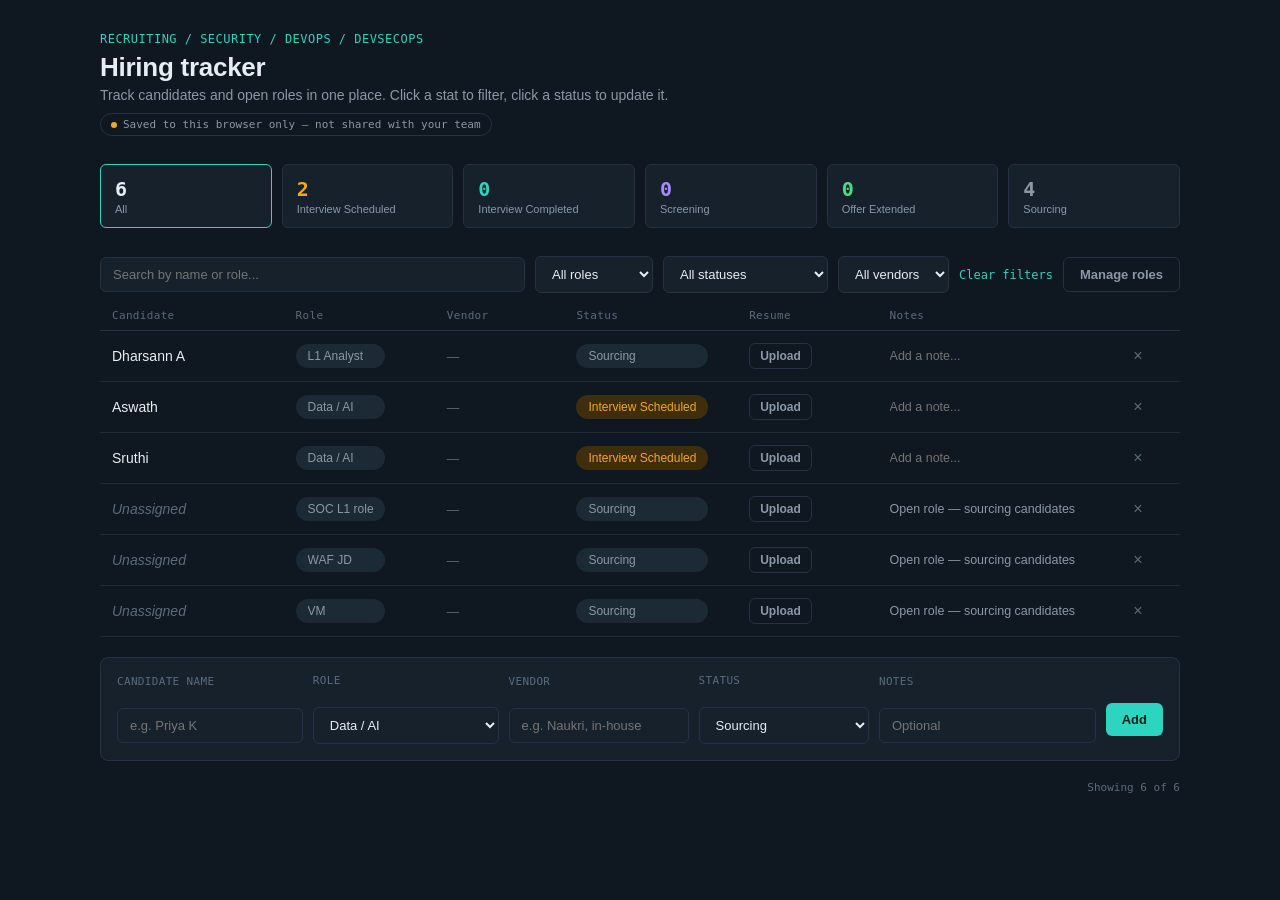
<file: hiring-tracker.html>
<!DOCTYPE html>
<html lang="en">
<head>
<meta charset="UTF-8">
<title>Hiring Tracker</title>
<style>
  :root {
    --bg: #0F1720;
    --panel: #16212C;
    --panel-2: #1C2A36;
    --border: #263241;
    --border-soft: #1E2B37;
    --text: #E6EDF3;
    --muted: #8B98A5;
    --dim: #5C6B7A;
    --cyan: #2DD4BF;
    --cyan-dim: #123B36;
    --amber: #F5A623;
    --amber-dim: #3F2E0C;
    --green: #4ADE80;
    --green-dim: #143622;
    --red: #F0645C;
    --red-dim: #3A1917;
    --violet: #A78BFA;
    --violet-dim: #2A2340;
    --mono: 'IBM Plex Mono', 'SF Mono', Consolas, monospace;
    --sans: 'IBM Plex Sans', -apple-system, 'Segoe UI', sans-serif;
  }
  * { box-sizing: border-box; }
  body {
    margin: 0;
    background: var(--bg);
    color: var(--text);
    font-family: var(--sans);
    padding: 32px 24px 64px;
  }
  .wrap { max-width: 1080px; margin: 0 auto; }

  header { margin-bottom: 28px; }
  .eyebrow {
    font-family: var(--mono);
    font-size: 12px;
    color: var(--cyan);
    letter-spacing: 0.04em;
    margin-bottom: 6px;
  }
  h1 {
    font-size: 26px;
    font-weight: 600;
    margin: 0 0 4px;
    letter-spacing: -0.01em;
  }
  .sub { color: var(--muted); font-size: 14px; margin: 0; }
  .storage-badge {
    display: inline-flex;
    align-items: center;
    gap: 6px;
    margin-top: 10px;
    font-family: var(--mono);
    font-size: 11px;
    padding: 4px 10px;
    border-radius: 20px;
    border: 1px solid var(--border);
    color: var(--muted);
  }
  .storage-badge .dot {
    width: 6px;
    height: 6px;
    border-radius: 50%;
    background: var(--dim);
  }
  .storage-badge.mode-s3 .dot { background: var(--green); }
  .storage-badge.mode-claude .dot { background: var(--cyan); }
  .storage-badge.mode-local .dot { background: var(--amber); }
  .storage-badge.mode-error .dot { background: var(--red); }

  .stats {
    display: grid;
    grid-template-columns: repeat(6, 1fr);
    gap: 10px;
    margin: 24px 0 28px;
  }
  .stat {
    background: var(--panel);
    border: 1px solid var(--border);
    border-radius: 6px;
    padding: 12px 14px;
    cursor: pointer;
    transition: border-color 0.15s;
  }
  .stat:hover { border-color: var(--border-soft); }
  .stat.active { border-color: var(--cyan); }
  .stat .n { font-family: var(--mono); font-size: 20px; font-weight: 600; }
  .stat .l { font-size: 11px; color: var(--muted); margin-top: 2px; }

  .toolbar {
    display: flex;
    gap: 10px;
    margin-bottom: 16px;
    flex-wrap: wrap;
    align-items: center;
  }
  input[type="text"], select {
    background: var(--panel);
    border: 1px solid var(--border);
    color: var(--text);
    border-radius: 6px;
    padding: 9px 12px;
    font-size: 13px;
    font-family: var(--sans);
    outline: none;
  }
  input[type="text"]:focus, select:focus { border-color: var(--cyan); }
  input[type="text"] { flex: 1; min-width: 180px; }
  select { cursor: pointer; }
  .btn {
    background: var(--cyan);
    color: #06201C;
    border: none;
    border-radius: 6px;
    padding: 9px 16px;
    font-size: 13px;
    font-weight: 600;
    cursor: pointer;
    font-family: var(--sans);
    white-space: nowrap;
  }
  .btn:hover { opacity: 0.88; }
  .btn.ghost {
    background: transparent;
    color: var(--muted);
    border: 1px solid var(--border);
  }
  .btn.ghost:hover { color: var(--text); border-color: var(--border-soft); }

  .clear-filters {
    font-size: 12px;
    color: var(--cyan);
    cursor: pointer;
    text-decoration: none;
    font-family: var(--mono);
  }

  .roles-panel {
    background: var(--panel);
    border: 1px solid var(--border);
    border-radius: 8px;
    padding: 14px 16px;
    margin-bottom: 16px;
  }
  .roles-panel-title {
    font-family: var(--mono);
    font-size: 11px;
    color: var(--dim);
    letter-spacing: 0.03em;
    margin-bottom: 10px;
  }
  .role-row {
    display: flex;
    align-items: center;
    gap: 10px;
    padding: 6px 0;
    border-bottom: 1px solid var(--border-soft);
  }
  .role-row:last-child { border-bottom: none; }
  .role-row input[type="text"] { flex: 1; }
  .role-row .role-count {
    font-family: var(--mono);
    font-size: 11px;
    color: var(--dim);
    min-width: 70px;
  }
  .role-row .del-btn { flex-shrink: 0; }
  .roles-add-row {
    display: flex;
    gap: 10px;
    margin-top: 10px;
    padding-top: 10px;
    border-top: 1px solid var(--border-soft);
  }
  .roles-add-row input { flex: 1; }

  table { width: 100%; border-collapse: collapse; }
  thead th {
    text-align: left;
    font-size: 11px;
    color: var(--dim);
    font-family: var(--mono);
    font-weight: 500;
    letter-spacing: 0.03em;
    padding: 0 12px 8px;
    border-bottom: 1px solid var(--border);
  }
  tbody tr {
    border-bottom: 1px solid var(--border-soft);
  }
  tbody tr:hover { background: var(--panel); }
  tbody td { padding: 12px; font-size: 14px; vertical-align: middle; }
  .name { font-weight: 500; }
  .name.empty { color: var(--dim); font-style: italic; font-weight: 400; }
  .role-tag {
    font-family: var(--mono);
    font-size: 12px;
    color: var(--muted);
    background: var(--panel-2);
    padding: 3px 8px;
    border-radius: 4px;
    display: inline-block;
  }
  .vendor-tag {
    font-size: 12.5px;
    color: var(--violet);
    display: inline-block;
  }
  .vendor-tag.empty { color: var(--dim); font-style: italic; }
  .status-select {
    font-family: var(--sans);
    font-size: 12px;
    font-weight: 500;
    border: none;
    border-radius: 20px;
    padding: 5px 10px 5px 12px;
    cursor: pointer;
    appearance: none;
    -webkit-appearance: none;
    background-repeat: no-repeat;
    background-position: right 8px center;
    background-size: 10px;
  }
  .notes-cell { color: var(--muted); font-size: 12.5px; max-width: 200px; }
  .notes-cell input {
    width: 100%;
    background: transparent;
    border: none;
    color: var(--muted);
    font-size: 12.5px;
    font-family: var(--sans);
    outline: none;
    padding: 2px 0;
  }
  .notes-cell input:focus { color: var(--text); }
  .del-btn {
    background: none;
    border: none;
    color: var(--dim);
    cursor: pointer;
    font-size: 16px;
    padding: 4px 6px;
    border-radius: 4px;
  }
  .del-btn:hover { color: var(--red); background: var(--red-dim); }

  .btn.small {
    padding: 5px 10px;
    font-size: 12px;
  }
  .resume-cell { display: flex; align-items: center; gap: 6px; flex-wrap: wrap; }
  .resume-file {
    display: flex;
    align-items: center;
    gap: 6px;
    max-width: 100%;
  }
  .resume-name {
    color: var(--cyan);
    font-size: 12.5px;
    cursor: pointer;
    text-decoration: none;
    max-width: 110px;
    overflow: hidden;
    text-overflow: ellipsis;
    white-space: nowrap;
  }
  .resume-name:hover { text-decoration: underline; }
  .resume-remove {
    background: none;
    border: none;
    color: var(--dim);
    cursor: pointer;
    font-size: 14px;
    padding: 0 4px;
    flex-shrink: 0;
  }
  .resume-remove:hover { color: var(--red); }

  .empty-state {
    text-align: center;
    padding: 48px 0;
    color: var(--muted);
    font-size: 14px;
  }

  .add-row {
    background: var(--panel);
    border: 1px solid var(--border);
    border-radius: 8px;
    padding: 16px;
    margin-top: 20px;
    display: grid;
    grid-template-columns: 1.2fr 1.2fr 1fr 1.1fr 1.4fr auto;
    gap: 10px;
    align-items: center;
  }
  .add-row input, .add-row select { width: 100%; }
  .add-label {
    font-family: var(--mono);
    font-size: 11px;
    color: var(--dim);
    margin-bottom: 20px;
    letter-spacing: 0.03em;
  }

  footer {
    margin-top: 20px;
    font-family: var(--mono);
    font-size: 11px;
    color: var(--dim);
    text-align: right;
  }

  @media (max-width: 720px) {
    .stats { grid-template-columns: repeat(3, 1fr); }
    .add-row { grid-template-columns: 1fr; }
    table, thead { display: block; }
    thead { display: none; }
    tbody tr { display: block; padding: 10px 0; }
    tbody td { display: flex; justify-content: space-between; padding: 6px 4px; }
    tbody td::before { content: attr(data-label); color: var(--dim); font-size: 11px; font-family: var(--mono); margin-right: 10px; }
  }
</style>
</head>
<body>
<div class="wrap">

  <header>
    <div class="eyebrow">RECRUITING / SECURITY / DEVOPS / DEVSECOPS</div>
    <h1>Hiring tracker</h1>
    <p class="sub">Track candidates and open roles in one place. Click a stat to filter, click a status to update it.</p>
    <div class="storage-badge" id="storageBadge"></div>
  </header>

  <div class="stats" id="stats"></div>

  <div class="toolbar">
    <input type="text" id="search" placeholder="Search by name or role..." />
    <select id="roleFilter"></select>
    <select id="statusFilter"></select>
    <select id="vendorFilter"></select>
    <span class="clear-filters" id="clearFilters">Clear filters</span>
    <button class="btn ghost" id="manageRolesBtn" style="margin-left:auto;">Manage roles</button>
  </div>

  <div class="roles-panel" id="rolesPanel" style="display:none;">
    <div class="roles-panel-title">Roles</div>
    <div id="rolesList"></div>
    <div class="roles-add-row">
      <input type="text" id="newRoleName" placeholder="New role name" />
      <button class="btn" id="addRoleBtn">Add role</button>
    </div>
  </div>

  <table>
    <thead>
      <tr>
        <th style="width:17%">Candidate</th>
        <th style="width:14%">Role</th>
        <th style="width:12%">Vendor</th>
        <th style="width:16%">Status</th>
        <th style="width:13%">Resume</th>
        <th style="width:22%">Notes</th>
        <th style="width:6%"></th>
      </tr>
    </thead>
    <tbody id="tbody"></tbody>
  </table>
  <input type="file" id="resumeFileInput" accept=".pdf,.doc,.docx" style="display:none;" />
  <div class="empty-state" id="emptyState" style="display:none;">No candidates match these filters.</div>

  <div class="add-row">
    <div>
      <div class="add-label">CANDIDATE NAME</div>
      <input type="text" id="newName" placeholder="e.g. Priya K" />
    </div>
    <div>
      <div class="add-label">ROLE</div>
      <select id="newRole"></select>
    </div>
    <div>
      <div class="add-label">VENDOR</div>
      <input type="text" id="newVendor" placeholder="e.g. Naukri, in-house" />
    </div>
    <div>
      <div class="add-label">STATUS</div>
      <select id="newStatus"></select>
    </div>
    <div>
      <div class="add-label">NOTES</div>
      <input type="text" id="newNotes" placeholder="Optional" />
    </div>
    <div>
      <button class="btn" id="addBtn" style="margin-top:20px;">Add</button>
    </div>
  </div>

  <footer id="footer"></footer>

</div>

<script>
const STATUSES = [
  { key: "Sourcing",             color: "#8B98A5", bg: "#1C2A36" },
  { key: "Screening",            color: "#A78BFA", bg: "#2A2340" },
  { key: "Interview Scheduled",  color: "#F5A623", bg: "#3F2E0C" },
  { key: "Interview Completed",  color: "#2DD4BF", bg: "#123B36" },
  { key: "Offer Extended",       color: "#4ADE80", bg: "#143622" },
  { key: "Hired",                color: "#4ADE80", bg: "#143622" },
  { key: "On Hold",              color: "#8B98A5", bg: "#1C2A36" },
  { key: "Rejected",             color: "#F0645C", bg: "#3A1917" }
];

const STORAGE_KEY = "tracker-data";
let candidates = [];
let roles = [];
let storageMode = "local";
let pendingUploadCandidateId = null;
let filters = { search: "", role: "all", status: "all", vendor: "all" };

const seedData = [
  { name: "Dharsann A", role: "L1 Analyst", vendor: "", status: "Sourcing", notes: "", resume: null },
  { name: "Aswath", role: "Data / AI", vendor: "", status: "Interview Scheduled", notes: "", resume: null },
  { name: "Sruthi", role: "Data / AI", vendor: "", status: "Interview Scheduled", notes: "", resume: null },
  { name: "", role: "SOC L1 role", vendor: "", status: "Sourcing", notes: "Open role — sourcing candidates", resume: null },
  { name: "", role: "WAF JD", vendor: "", status: "Sourcing", notes: "Open role — sourcing candidates", resume: null },
  { name: "", role: "VM", vendor: "", status: "Sourcing", notes: "Open role — sourcing candidates", resume: null }
];

const defaultRoles = ["L1 Analyst", "Data / AI", "SOC L1 role", "WAF JD", "VM"];

// Fill these in after deploying the CloudFormation stack to enable shared
// S3-backed storage when this file is hosted outside claude.ai. Leave
// enabled: false to keep using per-device local storage instead.
const REMOTE = {
  enabled: false,
  region: "us-east-1",
  identityPoolId: "REPLACE_WITH_COGNITO_IDENTITY_POOL_ID",
  bucket: "REPLACE_WITH_BUCKET_NAME",
  key: "data/tracker-data.json",
  resumePrefix: "resumes/"
};

let s3Client = null;

function uid() { return Math.random().toString(36).slice(2, 10); }

function statusMeta(key) {
  return STATUSES.find(s => s.key === key) || STATUSES[0];
}

function loadAwsSdk() {
  return new Promise((resolve, reject) => {
    if (window.AWS) { resolve(); return; }
    const s = document.createElement("script");
    s.src = "https://sdk.amazonaws.com/js/aws-sdk-2.1691.0.min.js";
    s.onload = () => resolve();
    s.onerror = () => reject(new Error("Could not load AWS SDK"));
    document.head.appendChild(s);
  });
}

async function initStorage() {
  if (typeof window.storage !== "undefined" && window.storage) {
    return "claude";
  }
  if (REMOTE.enabled) {
    try {
      await loadAwsSdk();
      AWS.config.region = REMOTE.region;
      AWS.config.credentials = new AWS.CognitoIdentityCredentials({ IdentityPoolId: REMOTE.identityPoolId });
      await AWS.config.credentials.getPromise();
      s3Client = new AWS.S3({ apiVersion: "2006-03-01" });
      return "s3";
    } catch (e) {
      console.error("S3 storage unavailable, falling back to local", e);
      return "local";
    }
  }
  return "local";
}

function remoteLoad() {
  return new Promise((resolve) => {
    s3Client.getObject({ Bucket: REMOTE.bucket, Key: REMOTE.key }, (err, data) => {
      if (err) { resolve(null); return; }
      try {
        resolve(JSON.parse(new TextDecoder("utf-8").decode(data.Body)));
      } catch (e) {
        resolve(null);
      }
    });
  });
}

function remoteSave(payload) {
  return new Promise((resolve, reject) => {
    s3Client.putObject({
      Bucket: REMOTE.bucket,
      Key: REMOTE.key,
      Body: JSON.stringify(payload),
      ContentType: "application/json",
      ServerSideEncryption: "aws:kms"
    }, (err) => { if (err) reject(err); else resolve(); });
  });
}

function updateStorageBadge(mode) {
  const badge = document.getElementById("storageBadge");
  const labels = {
    claude: "Saved to this chat",
    s3: "Saved to shared bucket — synced with your team",
    local: "Saved to this browser only — not shared with your team",
    error: "Not saving — check your connection"
  };
  badge.className = "storage-badge mode-" + mode;
  badge.innerHTML = `<span class="dot"></span>${labels[mode] || labels.local}`;
}

async function loadAll() {
  storageMode = await initStorage();

  let payload = null;
  try {
    if (storageMode === "claude") {
      const r = await window.storage.get(STORAGE_KEY, false);
      payload = r ? JSON.parse(r.value) : null;
    } else if (storageMode === "s3") {
      payload = await remoteLoad();
    } else {
      const raw = localStorage.getItem(STORAGE_KEY);
      payload = raw ? JSON.parse(raw) : null;
    }
  } catch (e) {
    console.error("Load error", e);
    payload = null;
  }

  if (payload && Array.isArray(payload.candidates)) {
    candidates = payload.candidates;
    roles = Array.isArray(payload.roles) ? payload.roles : [];
  } else {
    candidates = seedData.map(c => ({ id: uid(), ...c }));
    roles = [...defaultRoles];
  }
  candidates.forEach(c => { if (c.vendor === undefined) c.vendor = ""; if (c.resume === undefined) c.resume = null; });
  if (roles.length === 0) {
    roles = [...new Set([...defaultRoles, ...candidates.map(c => c.role).filter(Boolean)])];
  }

  updateStorageBadge(storageMode);
  render();
  if (!payload) await saveAll();
}

async function saveAll() {
  const payload = { candidates, roles, updatedAt: new Date().toISOString() };
  try {
    if (storageMode === "claude") {
      await window.storage.set(STORAGE_KEY, JSON.stringify(payload), false);
    } else if (storageMode === "s3") {
      await remoteSave(payload);
    } else {
      localStorage.setItem(STORAGE_KEY, JSON.stringify(payload));
    }
    updateStorageBadge(storageMode);
  } catch (e) {
    console.error("Save error", e);
    updateStorageBadge("error");
  }
}

const MAX_INLINE_RESUME_BYTES = 3 * 1024 * 1024; // 3MB - keeps well under Claude/local storage limits after base64 inflation

function sanitizeFilename(name) {
  return name.replace(/[^a-zA-Z0-9._-]/g, "_");
}

function fileToDataUrl(file) {
  return new Promise((resolve, reject) => {
    const reader = new FileReader();
    reader.onload = () => resolve(reader.result);
    reader.onerror = () => reject(reader.error);
    reader.readAsDataURL(file);
  });
}

async function uploadResume(candidate, file) {
  if (storageMode !== "s3" && file.size > MAX_INLINE_RESUME_BYTES) {
    alert(
      "That file is too large for this storage mode (" +
      Math.round(file.size / 1024 / 1024 * 10) / 10 +
      "MB). Files over 3MB need shared S3 storage enabled - see the REMOTE config at the top of the script."
    );
    return;
  }

  try {
    if (storageMode === "s3") {
      const key = REMOTE.resumePrefix + candidate.id + "-" + sanitizeFilename(file.name);
      await new Promise((resolve, reject) => {
        s3Client.putObject({
          Bucket: REMOTE.bucket,
          Key: key,
          Body: file,
          ContentType: file.type || "application/octet-stream",
          ServerSideEncryption: "aws:kms"
        }, (err) => err ? reject(err) : resolve());
      });
      candidate.resume = { name: file.name, mode: "s3", ref: key };
    } else {
      const dataUrl = await fileToDataUrl(file);
      const ref = "resume:" + candidate.id;
      if (storageMode === "claude") {
        await window.storage.set(ref, dataUrl, false);
      } else {
        localStorage.setItem(ref, dataUrl);
      }
      candidate.resume = { name: file.name, mode: storageMode, ref };
    }
    await saveAll();
    render();
  } catch (e) {
    console.error("Resume upload failed", e);
    alert("Couldn't upload that resume. Check the console for details.");
  }
}

async function viewResume(candidate) {
  const r = candidate.resume;
  if (!r) return;
  try {
    if (r.mode === "s3") {
      const url = s3Client.getSignedUrl("getObject", { Bucket: REMOTE.bucket, Key: r.ref, Expires: 300 });
      window.open(url, "_blank");
    } else if (r.mode === "claude") {
      const res = await window.storage.get(r.ref, false);
      if (res) window.open(res.value, "_blank");
      else alert("Couldn't find that resume - it may have been cleared from storage.");
    } else {
      const dataUrl = localStorage.getItem(r.ref);
      if (dataUrl) window.open(dataUrl, "_blank");
      else alert("Couldn't find that resume in this browser's storage.");
    }
  } catch (e) {
    console.error("Resume view failed", e);
    alert("Couldn't open that resume. Check the console for details.");
  }
}

async function deleteResume(candidate) {
  const r = candidate.resume;
  if (!r) return;
  try {
    if (r.mode === "s3") {
      await new Promise((resolve, reject) => {
        s3Client.deleteObject({ Bucket: REMOTE.bucket, Key: r.ref }, (err) => err ? reject(err) : resolve());
      });
    } else if (r.mode === "claude") {
      await window.storage.delete(r.ref, false);
    } else {
      localStorage.removeItem(r.ref);
    }
  } catch (e) {
    console.error("Resume delete failed", e);
  }
  candidate.resume = null;
  await saveAll();
  render();
}

function populateSelect(select, options, includeAll, allLabel) {
  select.innerHTML = "";
  if (includeAll) {
    const opt = document.createElement("option");
    opt.value = "all";
    opt.textContent = allLabel;
    select.appendChild(opt);
  }
  options.forEach(o => {
    const opt = document.createElement("option");
    opt.value = o;
    opt.textContent = o;
    select.appendChild(opt);
  });
}

function getRoles() {
  return [...roles].sort();
}

function getVendors() {
  const vendors = [...new Set(candidates.map(c => c.vendor).filter(Boolean))];
  return vendors.sort();
}

function renderStats() {
  const statsEl = document.getElementById("stats");
  statsEl.innerHTML = "";

  const totalCard = document.createElement("div");
  totalCard.className = "stat" + (filters.status === "all" ? " active" : "");
  totalCard.innerHTML = `<div class="n">${candidates.length}</div><div class="l">All</div>`;
  totalCard.onclick = () => { filters.status = "all"; syncControls(); render(); };
  statsEl.appendChild(totalCard);

  const counts = {};
  STATUSES.forEach(s => counts[s.key] = 0);
  candidates.forEach(c => { if (counts[c.status] !== undefined) counts[c.status]++; });

  const priority = ["Interview Scheduled", "Interview Completed", "Screening", "Offer Extended", "Sourcing"];
  priority.forEach(key => {
    if (counts[key] === undefined) return;
    const card = document.createElement("div");
    card.className = "stat" + (filters.status === key ? " active" : "");
    card.innerHTML = `<div class="n" style="color:${statusMeta(key).color}">${counts[key]}</div><div class="l">${key}</div>`;
    card.onclick = () => { filters.status = filters.status === key ? "all" : key; syncControls(); render(); };
    statsEl.appendChild(card);
  });
}

function syncControls() {
  document.getElementById("statusFilter").value = filters.status;
  document.getElementById("roleFilter").value = filters.role;
  document.getElementById("vendorFilter").value = filters.vendor;
  document.getElementById("search").value = filters.search;
}

function applyFilters(list) {
  return list.filter(c => {
    if (filters.status !== "all" && c.status !== filters.status) return false;
    if (filters.role !== "all" && c.role !== filters.role) return false;
    if (filters.vendor !== "all" && c.vendor !== filters.vendor) return false;
    if (filters.search) {
      const q = filters.search.toLowerCase();
      const hay = (c.name + " " + c.role + " " + (c.vendor || "")).toLowerCase();
      if (!hay.includes(q)) return false;
    }
    return true;
  });
}

function renderTable() {
  const tbody = document.getElementById("tbody");
  const emptyState = document.getElementById("emptyState");
  tbody.innerHTML = "";

  const filtered = applyFilters(candidates);

  if (filtered.length === 0) {
    emptyState.style.display = "block";
    return;
  }
  emptyState.style.display = "none";

  filtered.forEach(c => {
    const meta = statusMeta(c.status);
    const tr = document.createElement("tr");

    const nameTd = document.createElement("td");
    nameTd.setAttribute("data-label", "Candidate");
    nameTd.innerHTML = c.name
      ? `<span class="name">${escapeHtml(c.name)}</span>`
      : `<span class="name empty">Unassigned</span>`;
    tr.appendChild(nameTd);

    const roleTd = document.createElement("td");
    roleTd.setAttribute("data-label", "Role");
    const roleSel = document.createElement("select");
    roleSel.className = "status-select";
    roleSel.style.color = "var(--muted)";
    roleSel.style.background = "var(--panel-2)";
    const allRoleOptions = c.role && !roles.includes(c.role) ? [...roles, c.role] : roles;
    [...allRoleOptions].sort().forEach(r => {
      const opt = document.createElement("option");
      opt.value = r;
      opt.textContent = r;
      if (r === c.role) opt.selected = true;
      roleSel.appendChild(opt);
    });
    roleSel.onchange = async (e) => {
      c.role = e.target.value;
      await saveAll();
      render();
    };
    roleTd.appendChild(roleSel);
    tr.appendChild(roleTd);

    const vendorTd = document.createElement("td");
    vendorTd.setAttribute("data-label", "Vendor");
    vendorTd.innerHTML = c.vendor
      ? `<span class="vendor-tag">${escapeHtml(c.vendor)}</span>`
      : `<span class="vendor-tag empty">—</span>`;
    tr.appendChild(vendorTd);

    const statusTd = document.createElement("td");
    statusTd.setAttribute("data-label", "Status");
    const sel = document.createElement("select");
    sel.className = "status-select";
    sel.style.color = meta.color;
    sel.style.background = meta.bg;
    STATUSES.forEach(s => {
      const opt = document.createElement("option");
      opt.value = s.key;
      opt.textContent = s.key;
      if (s.key === c.status) opt.selected = true;
      sel.appendChild(opt);
    });
    sel.onchange = async (e) => {
      c.status = e.target.value;
      await saveAll();
      render();
    };
    statusTd.appendChild(sel);
    tr.appendChild(statusTd);

    const resumeTd = document.createElement("td");
    resumeTd.setAttribute("data-label", "Resume");
    resumeTd.className = "resume-cell";
    if (c.resume) {
      const wrap = document.createElement("div");
      wrap.className = "resume-file";
      const link = document.createElement("span");
      link.className = "resume-name";
      link.textContent = c.resume.name;
      link.title = c.resume.name + " — click to view";
      link.onclick = () => viewResume(c);
      wrap.appendChild(link);
      const rm = document.createElement("button");
      rm.className = "resume-remove";
      rm.innerHTML = "&times;";
      rm.title = "Remove resume";
      rm.onclick = () => deleteResume(c);
      wrap.appendChild(rm);
      resumeTd.appendChild(wrap);
    } else {
      const uploadBtn = document.createElement("button");
      uploadBtn.className = "btn ghost small";
      uploadBtn.textContent = "Upload";
      uploadBtn.onclick = () => {
        pendingUploadCandidateId = c.id;
        document.getElementById("resumeFileInput").click();
      };
      resumeTd.appendChild(uploadBtn);
    }
    tr.appendChild(resumeTd);

    const notesTd = document.createElement("td");
    notesTd.setAttribute("data-label", "Notes");
    notesTd.className = "notes-cell";
    const notesInput = document.createElement("input");
    notesInput.type = "text";
    notesInput.value = c.notes || "";
    notesInput.placeholder = "Add a note...";
    notesInput.onblur = async (e) => {
      c.notes = e.target.value;
      await saveAll();
    };
    notesTd.appendChild(notesInput);
    tr.appendChild(notesTd);

    const actionTd = document.createElement("td");
    actionTd.setAttribute("data-label", "");
    const delBtn = document.createElement("button");
    delBtn.className = "del-btn";
    delBtn.innerHTML = "&times;";
    delBtn.title = "Remove";
    delBtn.onclick = async () => {
      candidates = candidates.filter(x => x.id !== c.id);
      await saveAll();
      render();
    };
    actionTd.appendChild(delBtn);
    tr.appendChild(actionTd);

    tbody.appendChild(tr);
  });
}

function renderFooter() {
  const footer = document.getElementById("footer");
  const shown = applyFilters(candidates).length;
  footer.textContent = `Showing ${shown} of ${candidates.length}`;
}

function escapeHtml(str) {
  const div = document.createElement("div");
  div.textContent = str;
  return div.innerHTML;
}

function renderRolesPanel() {
  const list = document.getElementById("rolesList");
  list.innerHTML = "";
  if (roles.length === 0) {
    list.innerHTML = `<div style="color:var(--muted); font-size:13px; padding:6px 0;">No roles yet. Add one below.</div>`;
    return;
  }
  [...roles].sort().forEach(r => {
    const count = candidates.filter(c => c.role === r).length;
    const row = document.createElement("div");
    row.className = "role-row";

    const input = document.createElement("input");
    input.type = "text";
    input.value = r;
    input.onblur = async (e) => {
      const newName = e.target.value.trim();
      if (!newName || newName === r) { e.target.value = r; return; }
      if (roles.includes(newName)) { alert("A role with that name already exists."); e.target.value = r; return; }
      roles = roles.map(x => x === r ? newName : x);
      candidates.forEach(c => { if (c.role === r) c.role = newName; });
      await saveAll();
      render();
    };
    row.appendChild(input);

    const countEl = document.createElement("span");
    countEl.className = "role-count";
    countEl.textContent = count === 1 ? "1 candidate" : `${count} candidates`;
    row.appendChild(countEl);

    const delBtn = document.createElement("button");
    delBtn.className = "del-btn";
    delBtn.innerHTML = "&times;";
    delBtn.title = count > 0 ? "Reassign candidates before deleting" : "Delete role";
    delBtn.disabled = count > 0;
    if (count > 0) delBtn.style.opacity = "0.3";
    delBtn.onclick = async () => {
      roles = roles.filter(x => x !== r);
      await saveAll();
      render();
    };
    row.appendChild(delBtn);

    list.appendChild(row);
  });
}

function render() {
  renderStats();
  populateSelect(document.getElementById("roleFilter"), getRoles(), true, "All roles");
  populateSelect(document.getElementById("statusFilter"), STATUSES.map(s => s.key), true, "All statuses");
  populateSelect(document.getElementById("vendorFilter"), getVendors(), true, "All vendors");
  populateSelect(document.getElementById("newStatus"), STATUSES.map(s => s.key), false);
  populateSelect(document.getElementById("newRole"), getRoles(), false);
  renderRolesPanel();
  syncControls();
  renderTable();
  renderFooter();
}

document.getElementById("resumeFileInput").addEventListener("change", async (e) => {
  const file = e.target.files[0];
  const candidate = candidates.find(c => c.id === pendingUploadCandidateId);
  e.target.value = "";
  if (!file || !candidate) return;
  await uploadResume(candidate, file);
  pendingUploadCandidateId = null;
});
document.getElementById("manageRolesBtn").addEventListener("click", () => {
  const panel = document.getElementById("rolesPanel");
  panel.style.display = panel.style.display === "none" ? "block" : "none";
});
document.getElementById("addRoleBtn").addEventListener("click", async () => {
  const input = document.getElementById("newRoleName");
  const name = input.value.trim();
  if (!name) return;
  if (roles.includes(name)) { alert("That role already exists."); return; }
  roles.push(name);
  await saveAll();
  input.value = "";
  render();
});

document.getElementById("search").addEventListener("input", (e) => {
  filters.search = e.target.value;
  render();
});
document.getElementById("roleFilter").addEventListener("change", (e) => {
  filters.role = e.target.value;
  render();
});
document.getElementById("statusFilter").addEventListener("change", (e) => {
  filters.status = e.target.value;
  render();
});
document.getElementById("vendorFilter").addEventListener("change", (e) => {
  filters.vendor = e.target.value;
  render();
});
document.getElementById("clearFilters").addEventListener("click", () => {
  filters = { search: "", role: "all", status: "all", vendor: "all" };
  render();
});
document.getElementById("addBtn").addEventListener("click", async () => {
  const name = document.getElementById("newName").value.trim();
  const role = document.getElementById("newRole").value;
  const vendor = document.getElementById("newVendor").value.trim();
  const status = document.getElementById("newStatus").value;
  const notes = document.getElementById("newNotes").value.trim();
  if (!role) {
    alert("Add a role first using Manage roles.");
    return;
  }
  candidates.push({ id: uid(), name, role, vendor, status, notes, resume: null });
  await saveAll();
  document.getElementById("newName").value = "";
  document.getElementById("newVendor").value = "";
  document.getElementById("newNotes").value = "";
  render();
});

loadAll();
</script>
</body>
</html>
</file>
